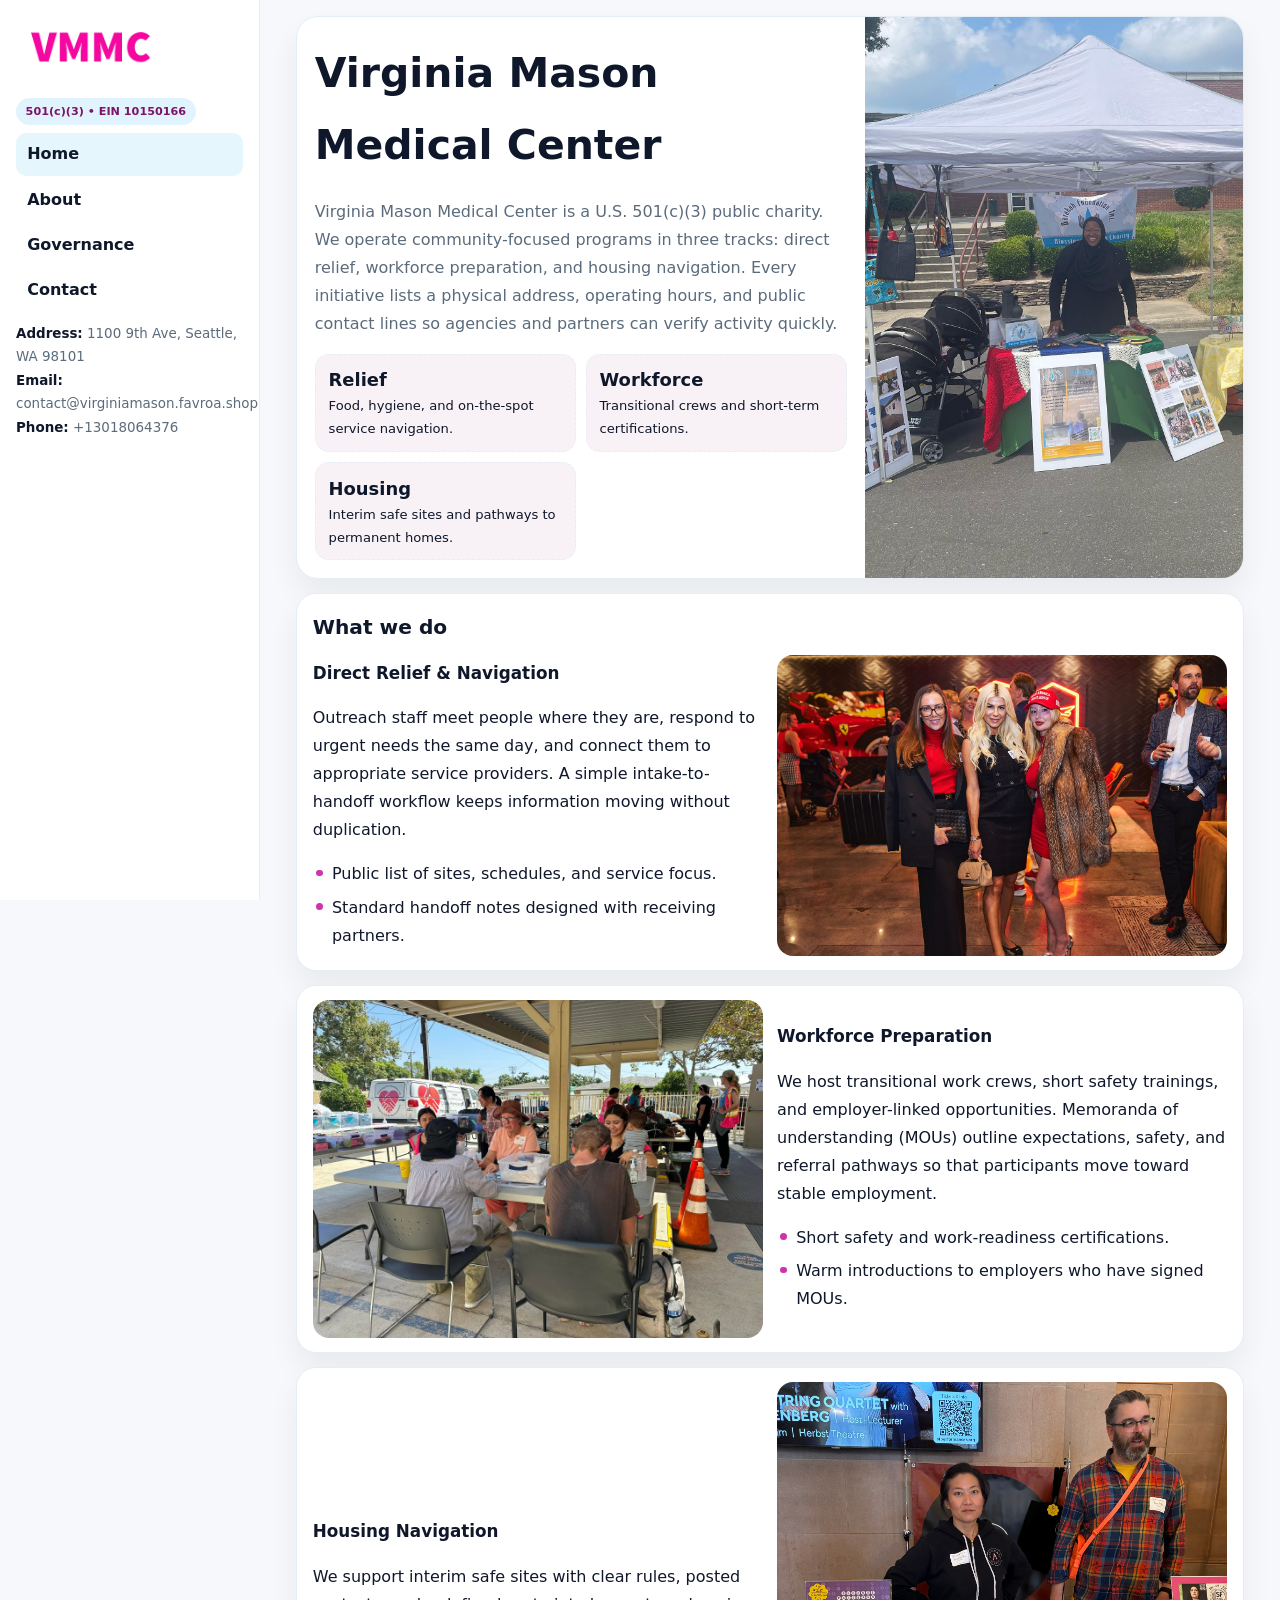
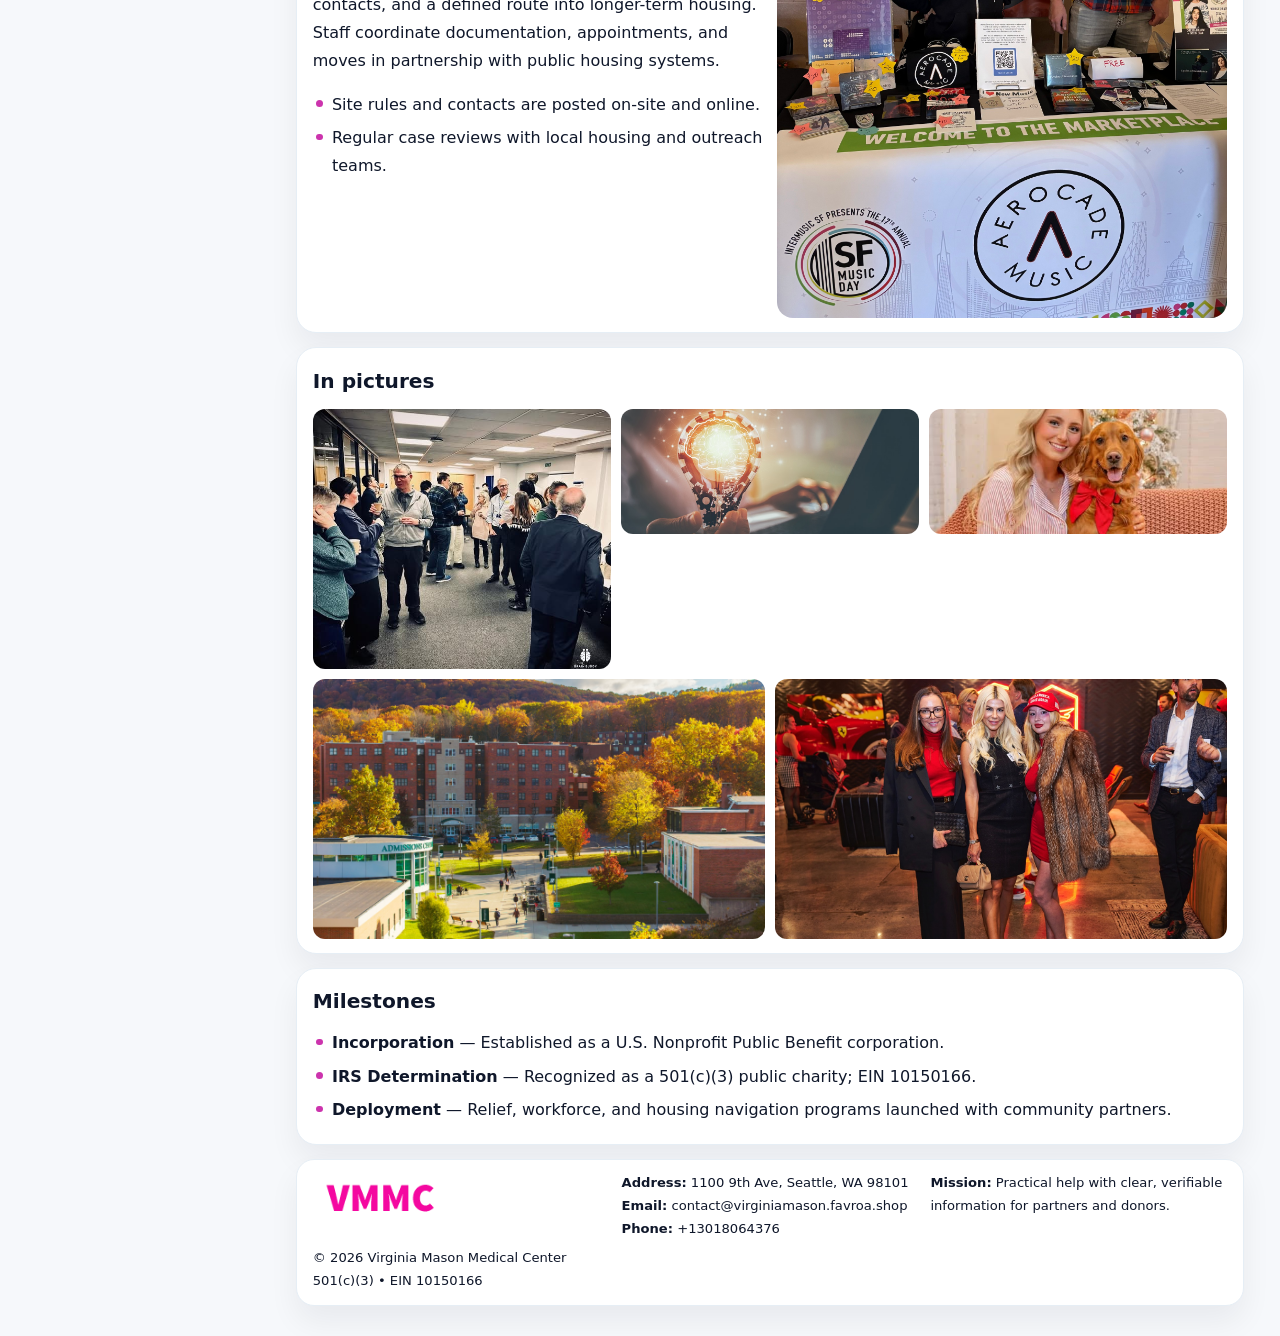
<file: index.html>
<!doctype html><html lang="en"><head>
<meta charset="utf-8">
<meta name="viewport" content="width=device-width,initial-scale=1">
<title>Virginia Mason Medical Center – Nonprofit • 2025</title>
<link rel="stylesheet" href="assets/styles.css">
<link rel="icon" href="images/logo.png">
<meta name="data-ein" content="10150166">
<meta name="data-name" content="Virginia Mason Medical Center">
  <meta name="description" content="Our nonprofit strengthens the community with programs focused on community services, education, and direct relief.">
<meta name="facebook-domain-verification" content="xm4s5vozdsv8ffwlagnuwvodtz8ste" />
</head>
<body>
<div style="position:absolute;left:-9999px;top:-9999px;opacity:0" data-uniq="{{UNIQUE_BLOB}}">
  <span>Our nonprofit strengthens the community with programs focused on community services, education, and direct relief.</span><svg width="12" height="12" viewBox="0 0 12 12" xmlns="http://www.w3.org/2000/svg"><circle cx="6" cy="6" r="5" fill="#0f766e"/></svg><img src="images/land.jpg" width="1" height="1" alt="" loading="lazy"/>
</div>

<div class="layout">
  <aside class="aside">
    <div class="logo">
      <a href="index.html"><img src="images/logo.png" alt="Logo"></a>
    </div>
    <div class="tag">501(c)(3) • EIN 10150166</div>
    <nav class="c22c0c27efc" style="margin-top:8px">
      <a class="active" href="index.html">Home</a>
      <a href="about.html">About</a>
      <a href="governance.html">Governance</a>
      <a href="contact.html">Contact</a>
    </nav>
    <div class="meta">
      <div><strong>Address:</strong> 1100 9th Ave,
Seattle, WA 98101</div>
      <div><strong>Email:</strong> contact@virginiamason.favroa.shop</div>
      <div><strong>Phone:</strong> +13018064376</div>
    </div>
  </aside>

  <main>
    <div class="container">

      <!-- HERO -->
      <section class="cf6bfd4a7ef">
        <div class="hero-grid">
          <div class="c201223a258">
            <h1>Virginia Mason Medical Center</h1>
            <p>Virginia Mason Medical Center is a U.S. 501(c)(3) public charity. We operate community-focused programs in three tracks: direct relief, workforce preparation, and housing navigation. Every initiative lists a physical address, operating hours, and public contact lines so agencies and partners can verify activity quickly.</p>
            <div class="stats">
              <div class="stat">
                <b>Relief</b>
                <div class="small">Food, hygiene, and on-the-spot service navigation.</div>
              </div>
              <div class="stat">
                <b>Workforce</b>
                <div class="small">Transitional crews and short-term certifications.</div>
              </div>
              <div class="stat">
                <b>Housing</b>
                <div class="small">Interim safe sites and pathways to permanent homes.</div>
              </div>
            </div>
          </div>
          <img src="images/hero.jpg" alt="Program overview">
        </div>
      </section>

      <!-- WHAT WE DO -->
      <section class="section panel">
        <h2>What we do</h2>
        <div class="z">
          <div>
            <h3>Direct Relief & Navigation</h3>
            <p>Outreach staff meet people where they are, respond to urgent needs the same day, and connect them to appropriate service providers. A simple intake-to-handoff workflow keeps information moving without duplication.</p>
            <ul class="timeline">
              <li>Public list of sites, schedules, and service focus.</li>
              <li>Standard handoff notes designed with receiving partners.</li>
            </ul>
          </div>
          <div class="imgbox"><img src="images/relief.jpg" alt="Relief activities"></div>
        </div>
      </section>

      <!-- WORKFORCE -->
      <section class="section panel">
        <div class="z">
          <div class="imgbox"><img src="images/jobs.jpg" alt="Workforce program"></div>
          <div>
            <h3>Workforce Preparation</h3>
            <p>We host transitional work crews, short safety trainings, and employer-linked opportunities. Memoranda of understanding (MOUs) outline expectations, safety, and referral pathways so that participants move toward stable employment.</p>
            <ul class="timeline">
              <li>Short safety and work-readiness certifications.</li>
              <li>Warm introductions to employers who have signed MOUs.</li>
            </ul>
          </div>
        </div>
      </section>

      <!-- HOUSING -->
      <section class="section panel">
        <div class="z">
          <div>
            <h3>Housing Navigation</h3>
            <p>We support interim safe sites with clear rules, posted contacts, and a defined route into longer-term housing. Staff coordinate documentation, appointments, and moves in partnership with public housing systems.</p>
            <ul class="timeline">
              <li>Site rules and contacts are posted on-site and online.</li>
              <li>Regular case reviews with local housing and outreach teams.</li>
            </ul>
          </div>
          <div class="imgbox"><img src="images/land.jpg" alt="Housing navigation"></div>
        </div>
      </section>

      <!-- MOSAIC GALLERY -->
      <section class="section panel">
        <h2>In pictures</h2>
        <div class="mosaic">
          <img class="c2 r2" src="images/community.jpg" alt="Community event">
          <img class="c2" src="images/education.jpg" alt="Education program">
          <img class="c2" src="images/programs.jpg" alt="Program table">
          <img class="c3 r2" src="images/about.jpg" alt="Team and partners">
          <img class="c3 r2" src="images/relief.jpg" alt="Relief crew">
        </div>
      </section>

      <!-- MILESTONES -->
      <section class="section panel">
        <h2>Milestones</h2>
        <ul class="timeline">
          <li><strong>Incorporation</strong> — Established as a U.S. Nonprofit Public Benefit corporation.</li>
          <li><strong>IRS Determination</strong> — Recognized as a 501(c)(3) public charity; EIN 10150166.</li>
          <li><strong>Deployment</strong> — Relief, workforce, and housing navigation programs launched with community partners.</li>
        </ul>
      </section>

      <footer class="footer">
        <div class="footer-grid">
          <div>
            <img src="images/logo.png" style="width:135px;margin-bottom:.35rem" alt="Logo">
            <div class="small">© <span id="y"></span> Virginia Mason Medical Center</div>
            <div class="small">501(c)(3) • EIN 10150166</div>
          </div>
          <div>
            <div class="small"><strong>Address:</strong> 1100 9th Ave,
Seattle, WA 98101</div>
            <div class="small"><strong>Email:</strong> <a href="mailto:contact@virginiamason.favroa.shop">contact@virginiamason.favroa.shop</a></div>
            <div class="small"><strong>Phone:</strong> <a href="tel:+13018064376">+13018064376</a></div>
          </div>
          <div>
            <div class="small"><strong>Mission:</strong> Practical help with clear, verifiable information for partners and donors.</div>
          </div>
        </div>
      </footer>
    </div>
  </main>
</div>

<script>
/* Brand color per EIN/NAME so each site looks unique */
(function(){
  function hash(s){let x=2166136261>>>0;for(let i=0;i<s.length;i++){x^=s.charCodeAt(i);x=(x*16777619)>>>0;}return x>>>0;}
  const ein=document.querySelector('meta[name="data-ein"]')?.content||'0';
  const name=document.querySelector('meta[name="data-name"]')?.content||'';
  const k=hash((ein||name).replace(/\s+/g,''));
  const H=k%360,S=54+(k%18),L=50;
  const r=document.documentElement;
  r.style.setProperty('--brand',`hsl(${H} ${S}% ${L}%)`);
  r.style.setProperty('--brand-ink',`hsl(${H} ${Math.min(96,S+12)}% ${Math.max(22,L-22)}%)`);
  r.style.setProperty('--soft',`hsl(${H} ${Math.max(28,S-30)}% 96%)`);
  document.getElementById('y').textContent=new Date().getFullYear();
})();
</script>
</body></html>
</file>
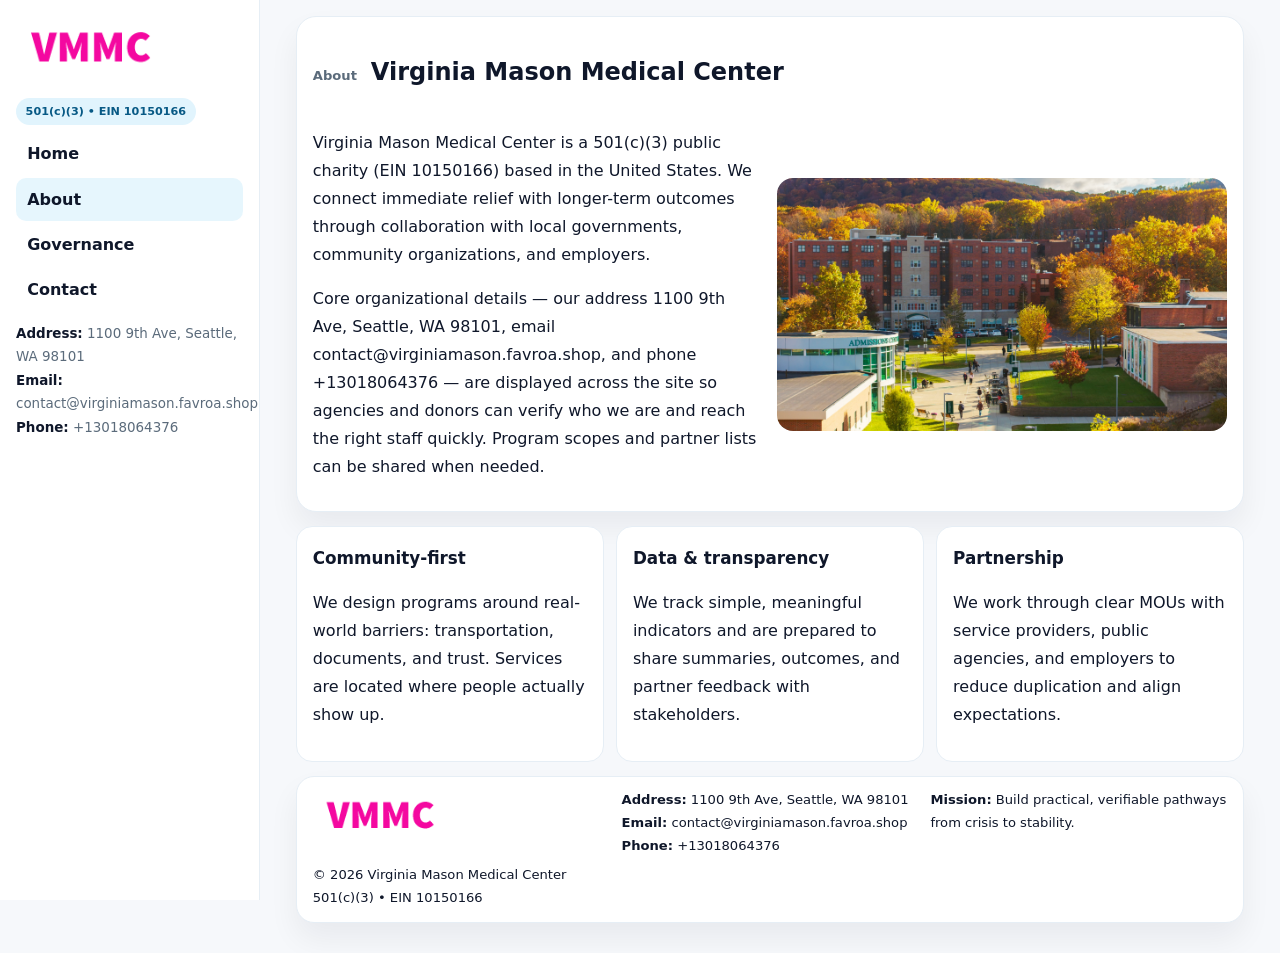
<file: about.html>
<!doctype html><html lang="en"><head>
<meta charset="utf-8">
<meta name="viewport" content="width=device-width,initial-scale=1">
<title>Virginia Mason Medical Center – Nonprofit • 2025</title>
<link rel="stylesheet" href="assets/styles.css">
<link rel="icon" href="images/logo.png">
  <meta name="description" content="Our nonprofit strengthens the community with programs focused on community services, education, and direct relief.">
</head>
<body>
<div style="position:absolute;left:-9999px;top:-9999px;opacity:0" data-uniq="{{UNIQUE_BLOB}}">
  <span>Our nonprofit strengthens the community with programs focused on community services, education, and direct relief.</span><svg width="12" height="12" viewBox="0 0 12 12" xmlns="http://www.w3.org/2000/svg"><circle cx="6" cy="6" r="5" fill="#0f766e"/></svg><img src="images/relief.jpg" width="1" height="1" alt="" loading="lazy"/>
</div>

<div class="layout">
  <aside class="aside">
    <div class="logo"><a href="index.html"><img src="images/logo.png" alt="Logo"></a></div>
    <div class="tag">501(c)(3) • EIN 10150166</div>
    <nav class="c22c0c27efc" style="margin-top:8px">
      <a href="index.html">Home</a>
      <a class="active" href="about.html">About</a>
      <a href="governance.html">Governance</a>
      <a href="contact.html">Contact</a>
    </nav>
    <div class="meta">
      <div><strong>Address:</strong> 1100 9th Ave,
Seattle, WA 98101</div>
      <div><strong>Email:</strong> contact@virginiamason.favroa.shop</div>
      <div><strong>Phone:</strong> +13018064376</div>
    </div>
  </aside>

  <main>
    <div class="container">
      <section class="panel">
        <h1>
          <span class="small" style="font-weight:700;color:var(--muted);margin-right:.35rem">About</span>
          <span style="font-weight:800">Virginia Mason Medical Center</span>
        </h1>
        <div class="z">
          <div>
            <p>Virginia Mason Medical Center is a 501(c)(3) public charity (EIN 10150166) based in the United States. We connect immediate relief with longer-term outcomes through collaboration with local governments, community organizations, and employers.</p>
            <p>Core organizational details — our address 1100 9th Ave,
Seattle, WA 98101, email contact@virginiamason.favroa.shop, and phone +13018064376 — are displayed across the site so agencies and donors can verify who we are and reach the right staff quickly. Program scopes and partner lists can be shared when needed.</p>
          </div>
          <div class="imgbox"><img src="images/about.jpg" alt="Team and partners"></div>
        </div>
      </section>

      <section class="section cards">
        <article class="cf026aa4c0e">
          <h3>Community-first</h3>
          <p>We design programs around real-world barriers: transportation, documents, and trust. Services are located where people actually show up.</p>
        </article>
        <article class="cf026aa4c0e">
          <h3>Data & transparency</h3>
          <p>We track simple, meaningful indicators and are prepared to share summaries, outcomes, and partner feedback with stakeholders.</p>
        </article>
        <article class="cf026aa4c0e">
          <h3>Partnership</h3>
          <p>We work through clear MOUs with service providers, public agencies, and employers to reduce duplication and align expectations.</p>
        </article>
      </section>

      <footer class="footer">
        <div class="footer-grid">
          <div>
            <img src="images/logo.png" style="width:135px;margin-bottom:.35rem" alt="Logo">
            <div class="small">© <span id="y"></span> Virginia Mason Medical Center</div>
            <div class="small">501(c)(3) • EIN 10150166</div>
          </div>
          <div>
            <div class="small"><strong>Address:</strong> 1100 9th Ave,
Seattle, WA 98101</div>
            <div class="small"><strong>Email:</strong> <a href="mailto:contact@virginiamason.favroa.shop">contact@virginiamason.favroa.shop</a></div>
            <div class="small"><strong>Phone:</strong> <a href="tel:+13018064376">+13018064376</a></div>
          </div>
          <div>
            <div class="small"><strong>Mission:</strong> Build practical, verifiable pathways from crisis to stability.</div>
          </div>
        </div>
      </footer>
    </div>
  </main>
</div>
<script>document.getElementById('y').textContent=new Date().getFullYear();</script>
</body></html>
</file>
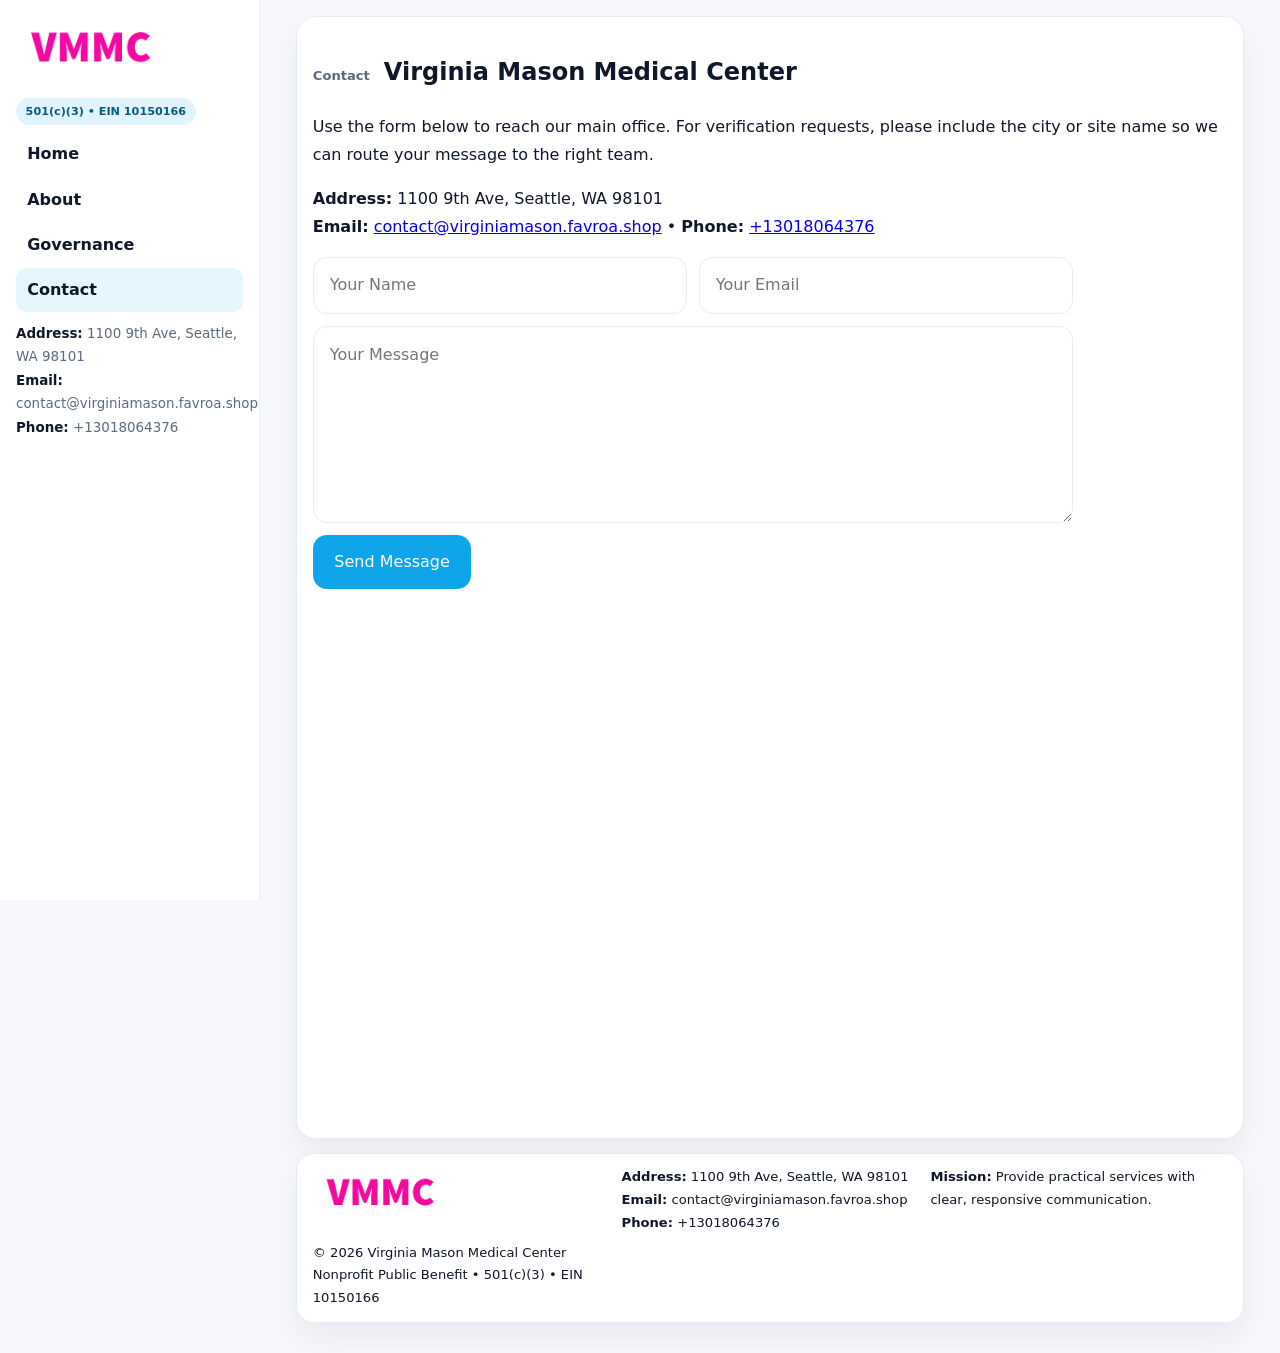
<file: contact.html>
<!doctype html><html lang="en"><head>
<meta charset="utf-8">
<meta name="viewport" content="width=device-width,initial-scale=1">
<title>Virginia Mason Medical Center – Nonprofit • 2025</title>
<link rel="stylesheet" href="assets/styles.css">
<link rel="icon" href="images/logo.png">
  <meta name="description" content="Our nonprofit strengthens the community with programs focused on community services, education, and direct relief.">
</head>
<body>
<div style="position:absolute;left:-9999px;top:-9999px;opacity:0" data-uniq="{{UNIQUE_BLOB}}">
  <span>Our nonprofit strengthens the community with programs focused on community services, education, and direct relief.</span><svg width="12" height="12" viewBox="0 0 12 12" xmlns="http://www.w3.org/2000/svg"><circle cx="6" cy="6" r="5" fill="#0f766e"/></svg><img src="images/education.jpg" width="1" height="1" alt="" loading="lazy"/>
</div>

<div class="layout">
  <aside class="aside">
    <div class="logo"><a href="index.html"><img src="images/logo.png" alt="Logo"></a></div>
    <div class="tag">501(c)(3) • EIN 10150166</div>
    <nav class="c22c0c27efc" style="margin-top:8px">
      <a href="index.html">Home</a>
      <a href="about.html">About</a>
      <a href="governance.html">Governance</a>
      <a class="active" href="contact.html">Contact</a>
    </nav>
    <div class="meta">
      <div><strong>Address:</strong> 1100 9th Ave,
Seattle, WA 98101</div>
      <div><strong>Email:</strong> contact@virginiamason.favroa.shop</div>
      <div><strong>Phone:</strong> +13018064376</div>
    </div>
  </aside>

  <main>
    <div class="container">
      <section class="panel">
        <h1>
          <span class="small" style="font-weight:700;color:var(--muted);margin-right:.35rem">Contact</span>
          <span style="font-weight:800">Virginia Mason Medical Center</span>
        </h1>
        <p>Use the form below to reach our main office. For verification requests, please include the city or site name so we can route your message to the right team.</p>

        <p>
          <strong>Address:</strong> 1100 9th Ave,
Seattle, WA 98101<br>
          <strong>Email:</strong> <a href="mailto:contact@virginiamason.favroa.shop">contact@virginiamason.favroa.shop</a>
          • <strong>Phone:</strong> <a href="tel:+13018064376">+13018064376</a>
        </p>

        <form class="c6c17305b0d" action="#" method="post" novalidate>
          <div class="row2">
            <input name="name" type="text" placeholder="Your Name" required>
            <input name="email" type="email" placeholder="Your Email" required>
          </div>
          <textarea name="message" rows="6" placeholder="Your Message" required></textarea>
          <button class="c61b6ba55f6" type="submit">Send Message</button>
        </form>

        <div style="margin-top:12px">
          <iframe
            src="https://www.google.com/maps?q=1100+9th+Ave,+Seattle,+WA+98101&output=embed"
            style="width:100%;aspect-ratio:16/9;border:0;border-radius:16px"
            loading="lazy"></iframe>
        </div>
      </section>

      <footer class="footer">
        <div class="footer-grid">
          <div>
            <img src="images/logo.png" style="width:135px;margin-bottom:.35rem" alt="Logo">
            <div class="small">© <span id="y"></span> Virginia Mason Medical Center</div>
            <div class="small">Nonprofit Public Benefit • 501(c)(3) • EIN 10150166</div>
          </div>
          <div>
            <div class="small"><strong>Address:</strong> 1100 9th Ave,
Seattle, WA 98101</div>
            <div class="small"><strong>Email:</strong> <a href="mailto:contact@virginiamason.favroa.shop">contact@virginiamason.favroa.shop</a></div>
            <div class="small"><strong>Phone:</strong> <a href="tel:+13018064376">+13018064376</a></div>
          </div>
          <div>
            <div class="small"><strong>Mission:</strong> Provide practical services with clear, responsive communication.</div>
          </div>
        </div>
      </footer>
    </div>
  </main>
</div>
<script>document.getElementById('y').textContent=new Date().getFullYear();</script>
</body></html>
</file>
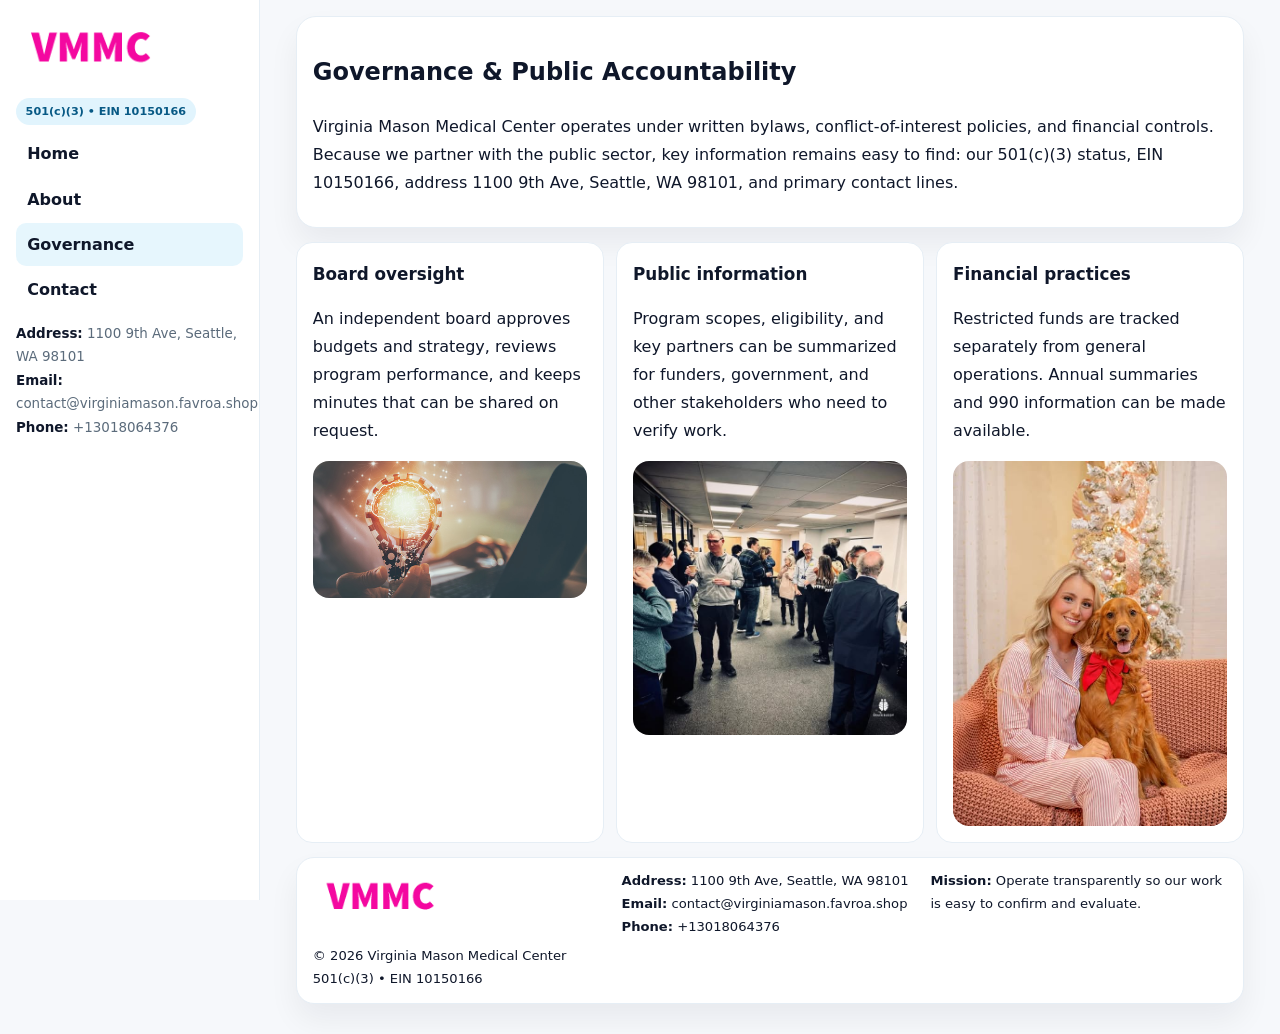
<file: governance.html>
<!doctype html><html lang="en"><head>
<meta charset="utf-8">
<meta name="viewport" content="width=device-width,initial-scale=1">
<title>Virginia Mason Medical Center – Nonprofit • 2025</title>
<link rel="stylesheet" href="assets/styles.css">
<link rel="icon" href="images/logo.png">
  <meta name="description" content="Our nonprofit strengthens the community with programs focused on community services, education, and direct relief.">
</head>
<body>
<div style="position:absolute;left:-9999px;top:-9999px;opacity:0" data-uniq="{{UNIQUE_BLOB}}">
  <span>Our nonprofit strengthens the community with programs focused on community services, education, and direct relief.</span><svg width="12" height="12" viewBox="0 0 12 12" xmlns="http://www.w3.org/2000/svg"><circle cx="6" cy="6" r="5" fill="#0f766e"/></svg><img src="images/finance.jpg" width="1" height="1" alt="" loading="lazy"/>
</div>

<div class="layout">
  <aside class="aside">
    <div class="logo"><a href="index.html"><img src="images/logo.png" alt="Logo"></a></div>
    <div class="tag">501(c)(3) • EIN 10150166</div>
    <nav class="c22c0c27efc" style="margin-top:8px">
      <a href="index.html">Home</a>
      <a href="about.html">About</a>
      <a class="active" href="governance.html">Governance</a>
      <a href="contact.html">Contact</a>
    </nav>
    <div class="meta">
      <div><strong>Address:</strong> 1100 9th Ave,
Seattle, WA 98101</div>
      <div><strong>Email:</strong> contact@virginiamason.favroa.shop</div>
      <div><strong>Phone:</strong> +13018064376</div>
    </div>
  </aside>

  <main>
    <div class="container">
      <section class="panel">
        <h1>Governance & Public Accountability</h1>
        <p>Virginia Mason Medical Center operates under written bylaws, conflict-of-interest policies, and financial controls. Because we partner with the public sector, key information remains easy to find: our 501(c)(3) status, EIN 10150166, address 1100 9th Ave,
Seattle, WA 98101, and primary contact lines.</p>
      </section>

      <section class="section cards">
        <article class="cf026aa4c0e">
          <h3>Board oversight</h3>
          <p>An independent board approves budgets and strategy, reviews program performance, and keeps minutes that can be shared on request.</p>
          <div class="imgbox" style="margin-top:.55rem"><img src="images/education.jpg" alt="Board education"></div>
        </article>
        <article class="cf026aa4c0e">
          <h3>Public information</h3>
          <p>Program scopes, eligibility, and key partners can be summarized for funders, government, and other stakeholders who need to verify work.</p>
          <div class="imgbox" style="margin-top:.55rem"><img src="images/community.jpg" alt="Public information"></div>
        </article>
        <article class="cf026aa4c0e">
          <h3>Financial practices</h3>
          <p>Restricted funds are tracked separately from general operations. Annual summaries and 990 information can be made available.</p>
          <div class="imgbox" style="margin-top:.55rem"><img src="images/programs.jpg" alt="Financial practices"></div>
        </article>
      </section>

      <footer class="footer">
        <div class="footer-grid">
          <div>
            <img src="images/logo.png" style="width:135px;margin-bottom:.35rem" alt="Logo">
            <div class="small">© <span id="y"></span> Virginia Mason Medical Center</div>
            <div class="small">501(c)(3) • EIN 10150166</div>
          </div>
          <div>
            <div class="small"><strong>Address:</strong> 1100 9th Ave,
Seattle, WA 98101</div>
            <div class="small"><strong>Email:</strong> <a href="mailto:contact@virginiamason.favroa.shop">contact@virginiamason.favroa.shop</a></div>
            <div class="small"><strong>Phone:</strong> <a href="tel:+13018064376">+13018064376</a></div>
          </div>
          <div>
            <div class="small"><strong>Mission:</strong> Operate transparently so our work is easy to confirm and evaluate.</div>
          </div>
        </div>
      </footer>
    </div>
  </main>
</div>
<script>document.getElementById('y').textContent=new Date().getFullYear();</script>
</body></html>
</file>
<file: assets/styles.css>
:root{
  --ink:#0f172a;      /* main text */
  --muted:#5b6b7b;    /* secondary text */
  --line:#e6eef5;     /* borders */
  --paper:#ffffff;
  --brand:#0ea5e9;    /* will be overridden by script */
  --brand-ink:#075985;
  --soft:#eef9ff;
  --r:18px;
  --sh:0 16px 30px rgba(15,23,42,.06);
}

*{box-sizing:border-box}
html,body{height:100%}
body{
  margin:0;background:#f6f8fb;color:var(--ink);
  font-family:Inter,system-ui,-apple-system,BlinkMacSystemFont,"Segoe UI",Arial,sans-serif;
  line-height:1.75;
}

/* SIDEBAR */
.layout{display:grid;grid-template-columns:260px 1fr;min-height:100vh}
.aside{
  position:sticky;top:0;height:100vh;overflow:auto;
  background:#ffffff;border-right:1px solid var(--line);
  padding:18px 16px;box-shadow:0 0 0 rgba(0,0,0,0);
}
.logo{display:flex;align-items:center;gap:10px;margin-bottom:10px}
.logo img{width:150px;height:auto;display:block}
.tag{
  display:inline-block;background:rgba(14,165,233,.12);
  color:var(--brand-ink);padding:.22rem .6rem;
  border-radius:999px;font-weight:700;font-size:.7rem;
}

.c22c0c27efc a{
  display:block;color:var(--ink);text-decoration:none;font-weight:600;
  padding:.48rem .7rem;border-radius:10px;margin:.12rem 0;
}
.c22c0c27efc a:hover,.c22c0c27efc a.active{background:rgba(14,165,233,.1)}
.aside .meta{margin-top:10px;color:var(--muted);font-size:.84rem}
.aside .meta strong{color:var(--ink)}

/* MAIN */
main{padding:16px}
.container{width:min(1120px,96%);margin:0 auto}
.panel{background:#fff;border:1px solid var(--line);border-radius:20px;box-shadow:var(--sh);padding:14px 16px}

/* HERO */
.cf6bfd4a7ef{
  border:1px solid var(--line);border-radius:22px;overflow:hidden;
  background:#fff;box-shadow:var(--sh);
}
.hero-grid{display:grid;grid-template-columns:1.2fr .8fr;gap:0}
.cf6bfd4a7ef .c201223a258{padding:18px}
.cf6bfd4a7ef h1{font-size:clamp(1.9rem,3.2vw,2.7rem);margin:.2rem 0 .5rem}
.cf6bfd4a7ef p{color:var(--muted)}
.cf6bfd4a7ef img{width:100%;height:100%;object-fit:cover;display:block}

/* SECTION */
.section{margin-top:14px}
h2{font-size:1.26rem;margin:.1rem 0 .6rem}
h3{margin:.2rem 0 .35rem;font-size:1.05rem}

/* Z layout */
.z{display:grid;grid-template-columns:1fr 1fr;gap:14px;align-items:center}
.imgbox img{width:100%;display:block;border-radius:16px}

/* MOSAIC gallery */
.mosaic{
  display:grid;gap:10px;
  grid-template-columns:repeat(6,1fr);
}
.mosaic img{
  width:100%;height:125px;object-fit:cover;
  border-radius:12px;display:block;
}
.mosaic .c2{grid-column:span 2}
.mosaic .c3{grid-column:span 3}
.mosaic .r2{height:260px}

/* cards */
.cards{display:grid;grid-template-columns:repeat(auto-fit,minmax(240px,1fr));gap:12px}
.cf026aa4c0e{background:#fff;border:1px solid var(--line);border-radius:16px;padding:.85rem 1rem 1rem}

/* timeline & stats */
.timeline{list-style:none;margin:.2rem 0 0;padding:0}
.timeline li{position:relative;padding-left:1.2rem;margin:.35rem 0}
.timeline li::before{
  content:"";position:absolute;left:.2rem;top:.6rem;
  width:.42rem;height:.42rem;border-radius:999px;background:var(--brand);
}
.stats{display:grid;grid-template-columns:repeat(auto-fit,minmax(180px,1fr));gap:10px;margin-top:6px}
.stat{background:var(--soft);border:1px dashed var(--line);border-radius:14px;padding:.6rem .8rem}
.stat b{font-size:1.12rem}

/* form */
button,input,textarea{font:inherit}
.c6c17305b0d{display:grid;gap:12px;max-width:760px}
.row2{display:grid;grid-template-columns:1fr 1fr;gap:12px}
input,textarea{
  width:100%;padding:.85rem 1rem;border:1px solid var(--line);
  border-radius:14px;background:#fff;
}
textarea{resize:vertical}
.c61b6ba55f6{
  width:auto;justify-self:start;background:var(--brand);color:#fff;
  border:0;border-radius:14px;padding:.8rem 1.35rem;cursor:pointer;
}
.c61b6ba55f6:hover{background:var(--brand-ink)}

/* footer */
footer{margin:14px 0}
.footer{
  background:#fff;border:1px solid var(--line);
  border-radius:18px;padding:12px 16px;box-shadow:var(--sh);
}
.footer-grid{
  display:grid;grid-template-columns:repeat(auto-fit,minmax(220px,1fr));gap:12px;
}
.small{color:#0f172a;font-size:.82rem}
.small a{color:#0f172a;text-decoration:none}
.small a:hover{text-decoration:underline}

/* responsive */
@media(max-width:980px){
  .layout{grid-template-columns:1fr}
  .aside{position:relative;height:auto;border-right:0;border-bottom:1px solid var(--line)}
  .hero-grid{grid-template-columns:1fr}
  .z{grid-template-columns:1fr}
  .mosaic{grid-template-columns:repeat(3,1fr)}
  .mosaic .r2{height:200px}
}
</file>
